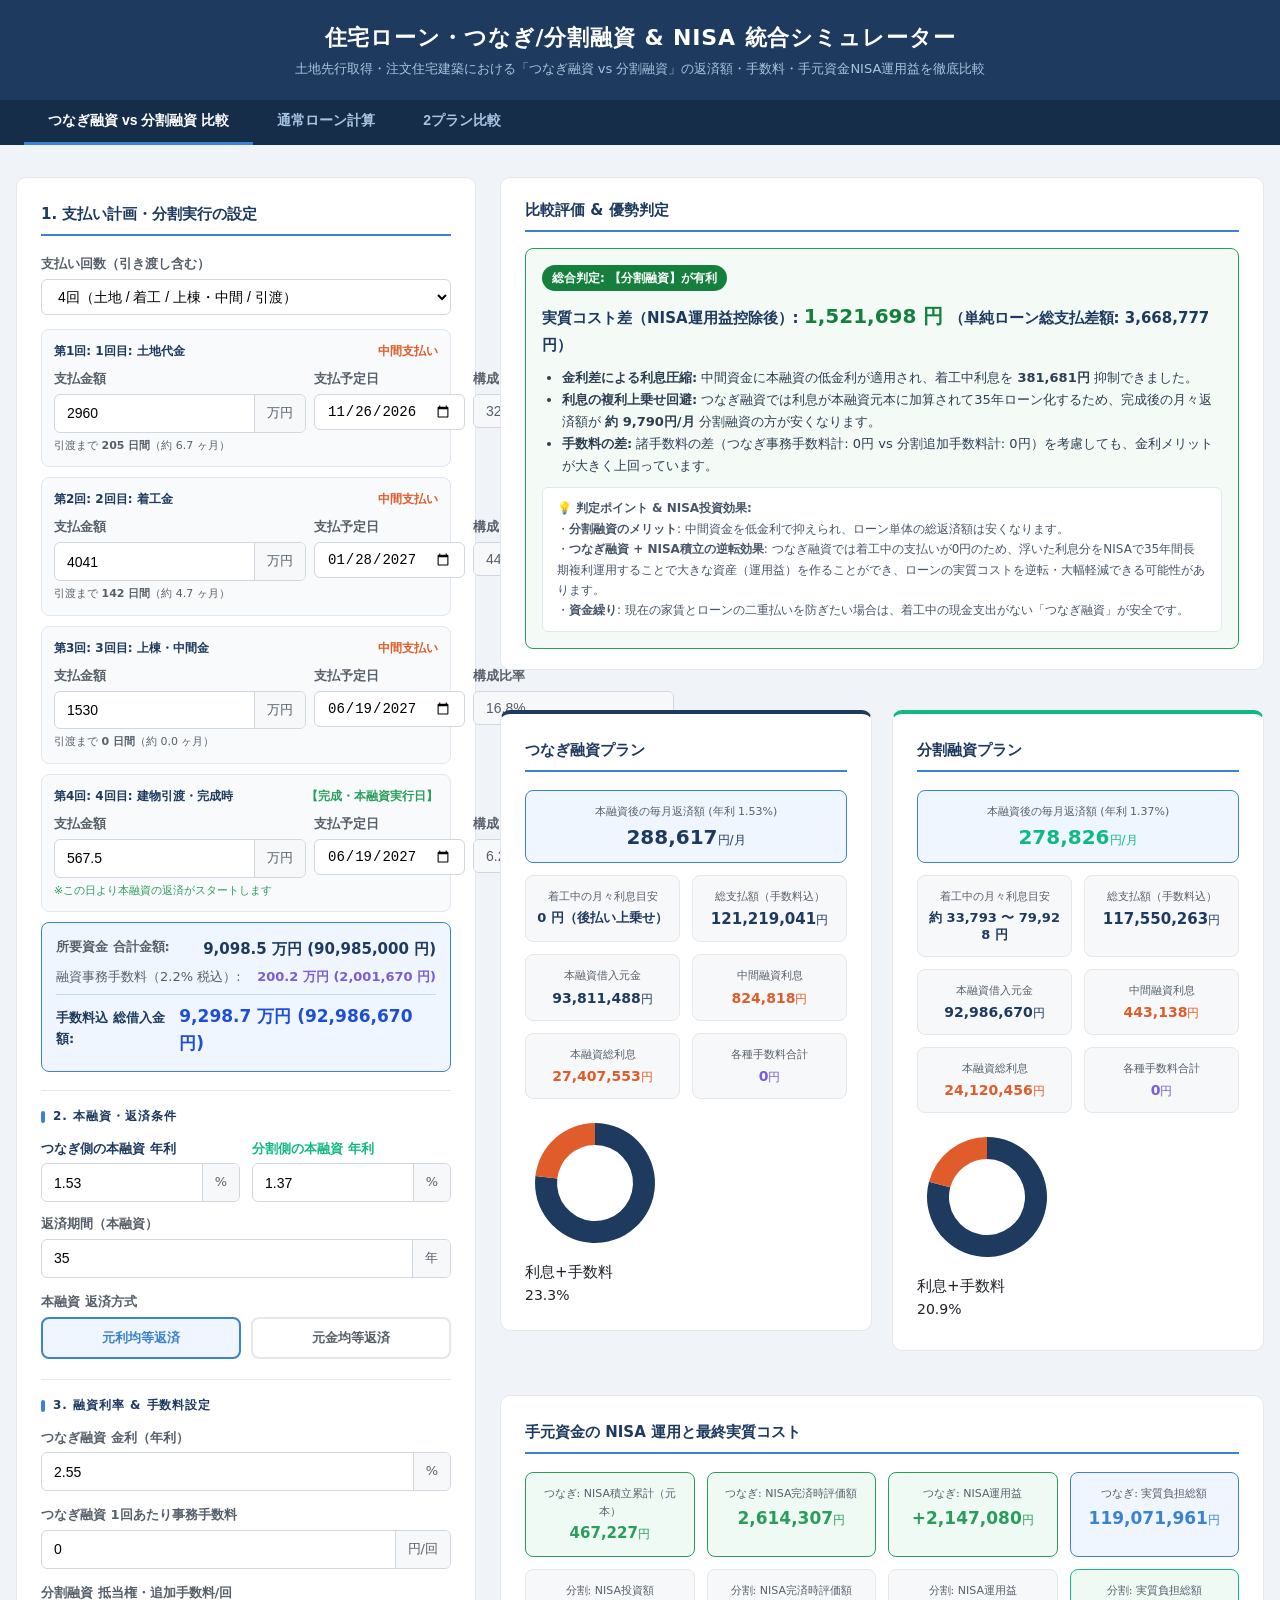
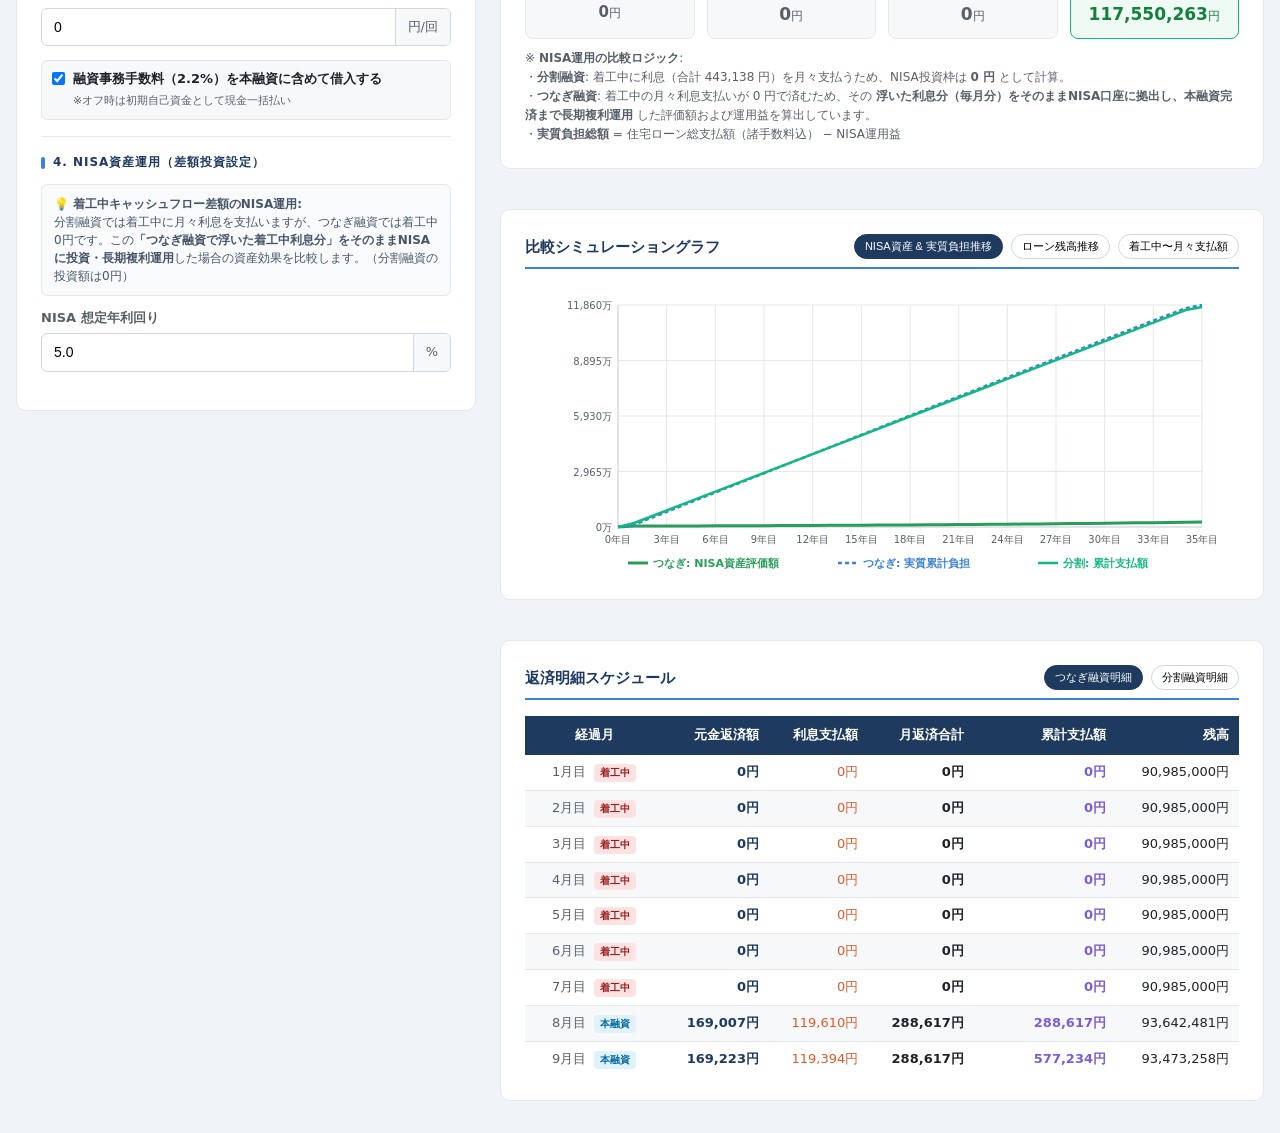
<file: index.html>
<!DOCTYPE html>
<html lang="ja">
<head>
  <meta charset="UTF-8" />
  <meta name="viewport" content="width=device-width, initial-scale=1.0" />
  <title>住宅ローン・つなぎ/分割融資 & NISA 統合シミュレーター</title>
  <!-- 外部CSS -->
  <link rel="stylesheet" href="css/style.css" />
</head>
<body>

<header>
  <h1>住宅ローン・つなぎ/分割融資 & NISA 統合シミュレーター</h1>
  <p>土地先行取得・注文住宅建築における「つなぎ融資 vs 分割融資」の返済額・手数料・手元資金NISA運用益を徹底比較</p>
</header>

<div class="tab-bar">
  <button class="tab-btn active" data-tab="bridge-compare">つなぎ融資 vs 分割融資 比較</button>
  <button class="tab-btn" data-tab="single">通常ローン計算</button>
  <button class="tab-btn" data-tab="compare">2プラン比較</button>
</div>

<!-- ====================================================================== -->
<!-- 1. つなぎ融資 vs 分割融資 比較タブ -->
<!-- ====================================================================== -->
<div id="view-bridge-compare">
  <div class="bridge-compare-outer">
    <div class="bridge-layout">

      <!-- 左側: 入力条件 -->
      <div class="card">
        <h2>1. 支払い計画・分割実行の設定</h2>

        <div class="form-group">
          <label>支払い回数（引き渡し含む）</label>
          <div class="input-wrap">
            <select id="br-stages-count">
              <option value="1">1回（完成時一括支払い）</option>
              <option value="2">2回（土地代 / 建物引渡）</option>
              <option value="3">3回（土地代 / 着工金 / 建物引渡）</option>
              <option value="4" selected>4回（土地 / 着工 / 上棟・中間 / 引渡）</option>
              <option value="5">5回（5分割支払い）</option>
            </select>
          </div>
        </div>

        <div id="stage-inputs-container">
          <!-- JSで動的生成 -->
        </div>

        <!-- 支払い合計 & 手数料込み総借入額ボックス -->
        <div id="stage-total-summary-box" style="background:#eff6ff;border:1.5px solid #3b82d4;border-radius:8px;padding:14px;margin-bottom:18px;font-size:13px;">
          <div style="display:flex;justify-content:space-between;margin-bottom:6px;">
            <span style="color:#57606a;font-weight:600;">所要資金 合計金額:</span>
            <span id="stg-sum-principal" style="font-weight:700;font-size:15px;color:#1e3a5f;">0 万円</span>
          </div>
          <div style="display:flex;justify-content:space-between;margin-bottom:6px;">
            <span style="color:#57606a;">融資事務手数料（2.2% 税込）:</span>
            <span id="stg-sum-fee" style="font-weight:700;color:#7c5cd8;">0 万円</span>
          </div>
          <div style="display:flex;justify-content:space-between;border-top:1px solid #bfdbfe;padding-top:8px;margin-top:6px;align-items:baseline;">
            <span style="font-weight:700;color:#1e3a5f;">手数料込 総借入金額:</span>
            <span id="stg-sum-total-with-fee" style="font-weight:700;font-size:17px;color:#1d4ed8;">0 万円</span>
          </div>
        </div>

        <div class="section-divider">2. 本融資・返済条件</div>

        <div style="display:grid;grid-template-columns:1fr 1fr;gap:12px;margin-bottom:12px;">
          <div class="form-group" style="margin-bottom:0">
            <label style="color:#1e3a5f;">つなぎ側の本融資 年利</label>
            <div class="input-wrap">
              <input type="number" id="br-main-rate-tsunagi" value="1.53" min="0.01" max="15" step="0.01" />
              <span class="input-unit">%</span>
            </div>
          </div>
          <div class="form-group" style="margin-bottom:0">
            <label style="color:#10b981;">分割側の本融資 年利</label>
            <div class="input-wrap">
              <input type="number" id="br-main-rate-bunkatsu" value="1.37" min="0.01" max="15" step="0.01" />
              <span class="input-unit">%</span>
            </div>
          </div>
        </div>

        <div class="form-group">
          <label>返済期間（本融資）</label>
          <div class="input-wrap">
            <input type="number" id="br-years" value="35" min="1" max="50" step="1" />
            <span class="input-unit">年</span>
          </div>
        </div>

        <div class="form-group">
          <label>本融資 返済方式</label>
          <div class="repay-type" id="repay-type-bridge">
            <label id="lbl-br-ei" class="active">
              <input type="radio" name="repay-bridge" value="equal_installment" checked />
              <span>元利均等返済</span>
            </label>
            <label id="lbl-br-ep">
              <input type="radio" name="repay-bridge" value="equal_principal" />
              <span>元金均等返済</span>
            </label>
          </div>
        </div>

        <div class="section-divider">3. 融資利率 & 手数料設定</div>

        <div class="form-group">
          <label>つなぎ融資 金利（年利）</label>
          <div class="input-wrap">
            <input type="number" id="br-tsunagi-rate" value="2.55" min="0.01" max="15" step="0.05" />
            <span class="input-unit">%</span>
          </div>
        </div>

        <div class="form-group">
          <label>つなぎ融資 1回あたり事務手数料</label>
          <div class="input-wrap">
            <input type="number" id="br-tsunagi-fee-per" value="0" min="0" step="5000" />
            <span class="input-unit">円/回</span>
          </div>
        </div>

        <div class="form-group">
          <label>分割融資 抵当権・追加手数料/回</label>
          <div class="input-wrap">
            <input type="number" id="br-bunkatsu-fee-per" value="0" min="0" step="5000" />
            <span class="input-unit">円/回</span>
          </div>
        </div>

        <div class="checkbox-wrap">
          <input type="checkbox" id="br-include-fee-in-loan" checked />
          <label for="br-include-fee-in-loan">
            <strong>融資事務手数料（2.2%）を本融資に含めて借入する</strong><br>
            <span style="font-size:11px;color:#57606a">※オフ時は初期自己資金として現金一括払い</span>
          </label>
        </div>

        <div class="section-divider">4. NISA資産運用（差額投資設定）</div>

        <div style="background:#f8fafc;border:1px solid #e2e8f0;border-radius:6px;padding:10px 12px;font-size:12px;color:#475569;margin-bottom:12px;line-height:1.5;">
          💡 <strong>着工中キャッシュフロー差額のNISA運用:</strong><br>
          分割融資では着工中に月々利息を支払いますが、つなぎ融資では着工中0円です。この<strong>「つなぎ融資で浮いた着工中利息分」をそのままNISAに投資・長期複利運用</strong>した場合の資産効果を比較します。（分割融資の投資額は0円）
        </div>

        <div class="form-group">
          <label>NISA 想定年利回り</label>
          <div class="input-wrap">
            <input type="number" id="br-nisa-rate" value="5.0" min="0" max="30" step="0.1" />
            <span class="input-unit">%</span>
          </div>
        </div>

      </div>

      <!-- 右側: 比較結果・評価・スケジュール -->
      <div class="right-panel">

        <!-- 評価コメント（最上部で一目でわかる） -->
        <div class="card" style="padding:20px 24px;">
          <h2 style="margin-bottom:12px">比較評価 & 優勢判定</h2>
          <div id="br-verdict-content">
            <!-- JSで出力 -->
          </div>
        </div>

        <!-- 2プラン並列サマリー -->
        <div class="side-by-side-cards">

          <!-- つなぎ融資カード -->
          <div class="card plan-card-tsunagi">
            <h2>つなぎ融資プラン</h2>
            <div id="br-tsunagi-summary">
              <!-- JSで出力 -->
            </div>
          </div>

          <!-- 分割融資カード -->
          <div class="card plan-card-bunkatsu">
            <h2>分割融資プラン</h2>
            <div id="br-bunkatsu-summary">
              <!-- JSで出力 -->
            </div>
          </div>

        </div>

        <!-- NISA資産運用と実質収支比較 -->
        <div class="card">
          <h2>手元資金の NISA 運用と最終実質コスト</h2>
          <div id="br-nisa-summary">
            <!-- JSで出力 -->
          </div>
        </div>

        <!-- 返済・残高推移 & NISA資産比較グラフ -->
        <div class="card">
          <div style="display:flex;justify-content:space-between;align-items:center;border-bottom:2px solid #3b82d4;padding-bottom:8px;margin-bottom:16px;">
            <h2 style="border-bottom:none;margin-bottom:0;padding-bottom:0;">比較シミュレーショングラフ</h2>
            <div style="display:flex;gap:8px;">
              <button id="btn-chart-nisa" class="year-tab active">NISA資産 & 実質負担推移</button>
              <button id="btn-chart-balance" class="year-tab">ローン残高推移</button>
              <button id="btn-chart-monthly" class="year-tab">着工中〜月々支払額</button>
            </div>
          </div>
          <div id="br-chart-content"></div>
        </div>

        <!-- 詳細スケジュールテーブル -->
        <div class="card">
          <div style="display:flex;justify-content:space-between;align-items:center;border-bottom:2px solid #3b82d4;padding-bottom:8px;margin-bottom:16px;">
            <h2 style="border-bottom:none;margin-bottom:0;padding-bottom:0;">返済明細スケジュール</h2>
            <div style="display:flex;gap:8px;">
              <button id="btn-table-tsunagi" class="year-tab active">つなぎ融資明細</button>
              <button id="btn-table-bunkatsu" class="year-tab">分割融資明細</button>
            </div>
          </div>
          <div id="br-schedule-table-content"></div>
        </div>

      </div>

    </div>
  </div>
</div>

<!-- ====================================================================== -->
<!-- 2. 通常ローン シミュレーション (Single) -->
<!-- ====================================================================== -->
<div id="view-single" style="display:none">
<div class="container">
  <!-- 左: 入力フォーム -->
  <div class="card" id="form-card">
    <h2>借入条件の入力</h2>

    <div class="form-group">
      <label>借入金額</label>
      <div class="input-wrap">
        <input type="number" id="principal" value="3000" min="1" step="10" />
        <span class="input-unit">万円</span>
      </div>
    </div>

    <div class="form-group">
      <label>年利（固定金利）</label>
      <div class="input-wrap">
        <input type="number" id="rate" value="1.5" min="0.01" max="20" step="0.01" />
        <span class="input-unit">%</span>
      </div>
    </div>

    <div class="form-group">
      <label>返済期間</label>
      <div class="input-wrap">
        <input type="number" id="years" value="35" min="1" max="50" step="1" />
        <span class="input-unit">年</span>
      </div>
    </div>

    <div class="form-group">
      <label>返済方式</label>
      <div class="repay-type" id="repay-type">
        <label id="lbl-equal-installment" class="active">
          <input type="radio" name="repay" value="equal_installment" checked />
          <span>元利均等返済</span>
        </label>
        <label id="lbl-equal-principal">
          <input type="radio" name="repay" value="equal_principal" />
          <span>元金均等返済</span>
        </label>
      </div>
    </div>

    <div class="section-divider">NISA口座の設定</div>

    <div class="form-group">
      <label>現在のNISA残高</label>
      <div class="input-wrap">
        <input type="number" id="nisa-balance" value="0" min="0" step="10" />
        <span class="input-unit">万円</span>
      </div>
    </div>

    <div class="form-group">
      <label>毎月積立額</label>
      <div class="input-wrap">
        <input type="number" id="nisa-monthly" value="30000" min="0" step="1000" />
        <span class="input-unit">円/月</span>
      </div>
    </div>

    <div class="form-group">
      <label>想定年利回り</label>
      <div class="input-wrap">
        <input type="number" id="nisa-rate" value="5.0" min="0" max="30" step="0.1" />
        <span class="input-unit">%</span>
      </div>
    </div>

  </div>

  <!-- 右: 結果パネル -->
  <div class="right-panel" id="result-panel">
    <div class="card" id="summary-card">
      <h2>返済サマリー</h2>
      <div id="summary-content"></div>
    </div>

    <div class="card" id="schedule-card">
      <h2>返済スケジュール</h2>
      <div id="schedule-content"></div>
    </div>
  </div>
</div>
</div><!-- /#view-single -->

<!-- ====================================================================== -->
<!-- 3. 通常 2プラン比較タブ (Compare) -->
<!-- ====================================================================== -->
<div id="view-compare" style="display:none">
  <div class="compare-outer">

    <div class="compare-inputs">
      <!-- ケースA -->
      <div class="card compare-card-a">
        <div class="compare-col-label label-a">ケース A</div>
        <div class="form-group">
          <label>借入金額</label>
          <div class="input-wrap">
            <input type="number" id="principal-a" value="3000" min="1" step="10" />
            <span class="input-unit">万円</span>
          </div>
        </div>
        <div class="form-group">
          <label>年利（固定金利）</label>
          <div class="input-wrap">
            <input type="number" id="rate-a" value="1.5" min="0.01" max="20" step="0.01" />
            <span class="input-unit">%</span>
          </div>
        </div>
        <div class="form-group">
          <label>返済期間</label>
          <div class="input-wrap">
            <input type="number" id="years-a" value="35" min="1" max="50" step="1" />
            <span class="input-unit">年</span>
          </div>
        </div>
        <div class="form-group">
          <label>返済方式</label>
          <div class="repay-type" id="repay-type-a">
            <label id="lbl-a-ei" class="active">
              <input type="radio" name="repay-a" value="equal_installment" checked />
              <span>元利均等返済</span>
            </label>
            <label id="lbl-a-ep">
              <input type="radio" name="repay-a" value="equal_principal" />
              <span>元金均等返済</span>
            </label>
          </div>
        </div>

        <div class="section-divider">NISA口座の設定</div>
        <div class="form-group">
          <label>現在のNISA残高</label>
          <div class="input-wrap">
            <input type="number" id="nisa-balance-a" value="0" min="0" step="10" />
            <span class="input-unit">万円</span>
          </div>
        </div>
        <div class="form-group">
          <label>毎月積立額</label>
          <div class="input-wrap">
            <input type="number" id="nisa-monthly-a" value="30000" min="0" step="1000" />
            <span class="input-unit">円/月</span>
          </div>
        </div>
        <div class="form-group">
          <label>想定年利回り</label>
          <div class="input-wrap">
            <input type="number" id="nisa-rate-a" value="5.0" min="0" max="30" step="0.1" />
            <span class="input-unit">%</span>
          </div>
        </div>
      </div>

      <!-- ケースB -->
      <div class="card compare-card-b">
        <div class="compare-col-label label-b">ケース B</div>
        <div class="form-group">
          <label>借入金額</label>
          <div class="input-wrap">
            <input type="number" id="principal-b" value="3000" min="1" step="10" />
            <span class="input-unit">万円</span>
          </div>
        </div>
        <div class="form-group">
          <label>年利（固定金利）</label>
          <div class="input-wrap">
            <input type="number" id="rate-b" value="2.0" min="0.01" max="20" step="0.01" />
            <span class="input-unit">%</span>
          </div>
        </div>
        <div class="form-group">
          <label>返済期間</label>
          <div class="input-wrap">
            <input type="number" id="years-b" value="35" min="1" max="50" step="1" />
            <span class="input-unit">年</span>
          </div>
        </div>
        <div class="form-group">
          <label>返済方式</label>
          <div class="repay-type" id="repay-type-b">
            <label id="lbl-b-ei" class="active">
              <input type="radio" name="repay-b" value="equal_installment" checked />
              <span>元利均等返済</span>
            </label>
            <label id="lbl-b-ep">
              <input type="radio" name="repay-b" value="equal_principal" />
              <span>元金均等返済</span>
            </label>
          </div>
        </div>

        <div class="section-divider">NISA口座の設定</div>
        <div class="form-group">
          <label>現在のNISA残高</label>
          <div class="input-wrap">
            <input type="number" id="nisa-balance-b" value="0" min="0" step="10" />
            <span class="input-unit">万円</span>
          </div>
        </div>
        <div class="form-group">
          <label>毎月積立額</label>
          <div class="input-wrap">
            <input type="number" id="nisa-monthly-b" value="30000" min="0" step="1000" />
            <span class="input-unit">円/月</span>
          </div>
        </div>
        <div class="form-group">
          <label>想定年利回り</label>
          <div class="input-wrap">
            <input type="number" id="nisa-rate-b" value="5.0" min="0" max="30" step="0.1" />
            <span class="input-unit">%</span>
          </div>
        </div>
      </div>
    </div>

    <!-- サマリー 2列 -->
    <div class="compare-summaries">
      <div class="card compare-card-a" id="summary-card-a">
        <h2>ケース A — 返済サマリー</h2>
        <div id="summary-a"></div>
      </div>
      <div class="card compare-card-b" id="summary-card-b">
        <h2>ケース B — 返済サマリー</h2>
        <div id="summary-b"></div>
      </div>
    </div>

    <!-- グラフエリア -->
    <div id="compare-charts">
      <div class="card" style="margin-bottom:24px">
        <h2>残高推移の比較</h2>
        <div id="line-chart-wrap"></div>
      </div>
    </div>

  </div>
</div>

<!-- ====================================================================== -->
<!-- 外部 JavaScript モジュール読み込み (file:// & Web 両対応) -->
<!-- ====================================================================== -->
<script src="js/calculator.js"></script>
<script src="js/charts.js"></script>
<script src="js/bridge-compare.js"></script>
<script src="js/loan-compare.js"></script>
<script src="js/app.js"></script>
</body>
</html>
</file>
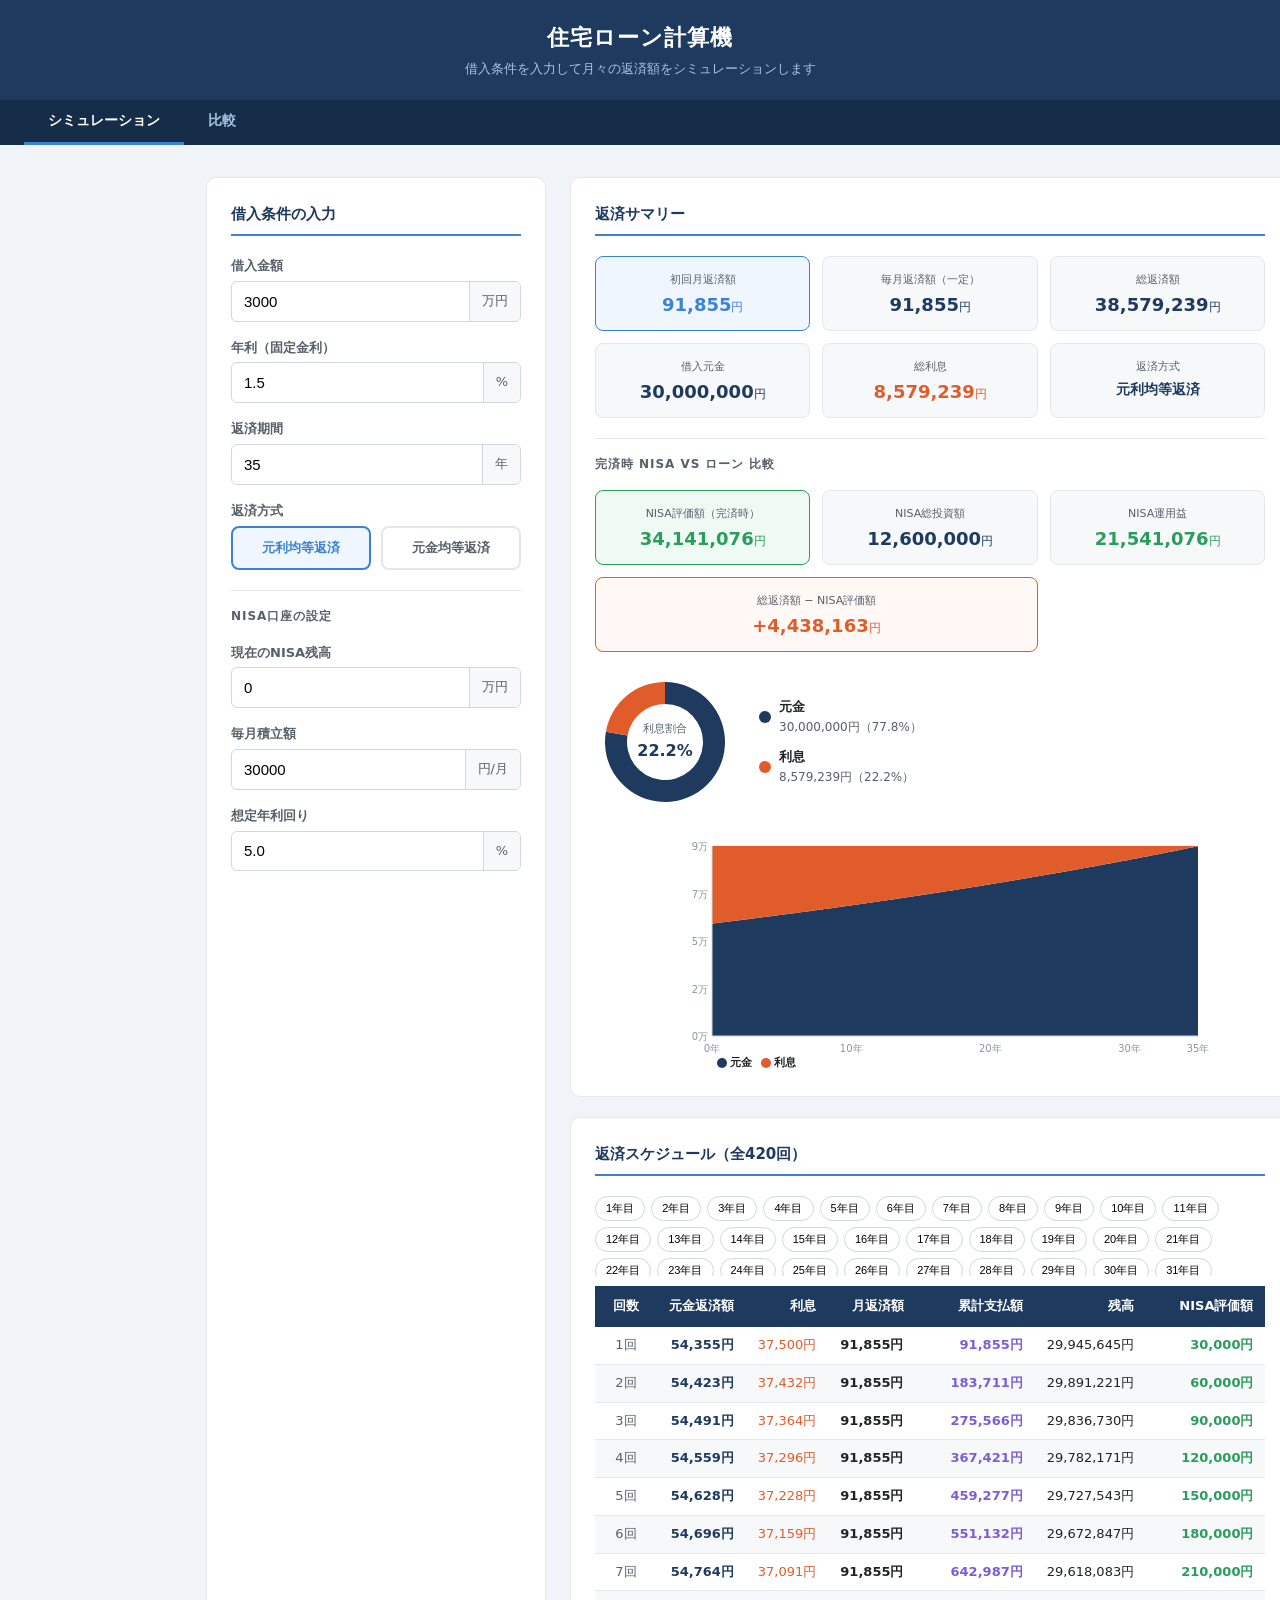
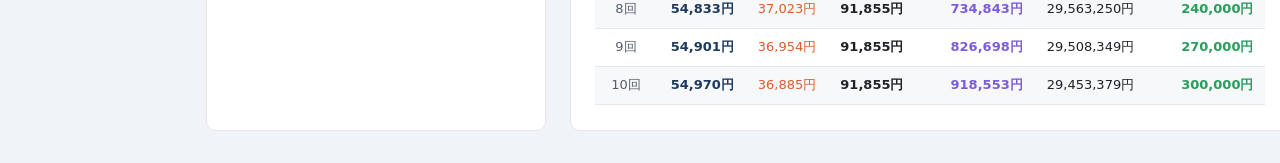
<file: mortgage-calculator/index.html>
<!DOCTYPE html>
<html lang="ja">
<head>
  <meta charset="UTF-8" />
  <meta name="viewport" content="width=device-width, initial-scale=1.0" />
  <title>住宅ローン計算機</title>
  <style>
    *, *::before, *::after { box-sizing: border-box; margin: 0; padding: 0; }

    body {
      font-family: -apple-system, "Segoe UI", system-ui, sans-serif;
      font-size: 15px;
      line-height: 1.6;
      background: #f0f4f8;
      color: #1f2328;
      min-height: 100vh;
    }

    header {
      background: #1e3a5f;
      color: #fff;
      padding: 20px 24px;
      text-align: center;
    }
    header h1 { font-size: 22px; font-weight: 700; letter-spacing: 0.04em; }
    header p  { font-size: 13px; color: #a8c4e0; margin-top: 4px; }

    .container {
      max-width: 900px;
      margin: 32px auto;
      padding: 0 16px;
      display: grid;
      grid-template-columns: 340px 1fr;
      gap: 24px;
    }
    @media (max-width: 700px) {
      .container { grid-template-columns: 1fr; }
    }

    /* ---- Card ---- */
    .card {
      background: #fff;
      border: 1px solid #e5e7eb;
      border-radius: 10px;
      padding: 24px;
    }
    .card h2 {
      font-size: 15px;
      font-weight: 700;
      margin-bottom: 20px;
      color: #1e3a5f;
      border-bottom: 2px solid #3b82d4;
      padding-bottom: 8px;
    }

    /* ---- Form ---- */
    .form-group { margin-bottom: 16px; }
    label {
      display: block;
      font-size: 13px;
      color: #57606a;
      margin-bottom: 4px;
      font-weight: 600;
    }
    .input-wrap {
      display: flex;
      align-items: center;
      border: 1px solid #d0d7de;
      border-radius: 6px;
      overflow: hidden;
      transition: border-color .2s;
    }
    .input-wrap:focus-within { border-color: #3b82d4; box-shadow: 0 0 0 3px rgba(59,130,212,.15); }
    .input-wrap input {
      flex: 1;
      border: none;
      outline: none;
      padding: 9px 12px;
      font-size: 15px;
      background: transparent;
      min-width: 0;
    }
    .input-unit {
      padding: 9px 12px;
      background: #f7f8fa;
      color: #57606a;
      font-size: 13px;
      white-space: nowrap;
      border-left: 1px solid #d0d7de;
    }

    .repay-type {
      display: grid;
      grid-template-columns: 1fr 1fr;
      gap: 10px;
    }
    .repay-type label {
      cursor: pointer;
      border: 2px solid #e5e7eb;
      border-radius: 8px;
      padding: 10px;
      text-align: center;
      font-size: 13px;
      font-weight: 600;
      color: #57606a;
      transition: border-color .2s, color .2s, background .2s;
    }
    .repay-type input[type="radio"] { display: none; }
    .repay-type input[type="radio"]:checked + span {
      /* applied via JS on label */
    }
    .repay-type label.active {
      border-color: #3b82d4;
      color: #3b82d4;
      background: #eff6ff;
    }

    .section-divider {
      font-size: 12px;
      font-weight: 700;
      color: #57606a;
      text-transform: uppercase;
      letter-spacing: 0.08em;
      border-top: 1px solid #e5e7eb;
      padding-top: 16px;
      margin: 8px 0 16px;
    }


    /* ---- Right Panel ---- */
    .right-panel { display: flex; flex-direction: column; gap: 20px; }

    /* ---- Summary ---- */
    .summary-grid {
      display: grid;
      grid-template-columns: repeat(3, 1fr);
      gap: 12px;
      margin-bottom: 4px;
    }
    @media (max-width: 500px) { .summary-grid { grid-template-columns: 1fr 1fr; } }
    .summary-item {
      background: #f7f8fa;
      border: 1px solid #e5e7eb;
      border-radius: 8px;
      padding: 14px 12px;
      text-align: center;
      min-width: 0;
    }
    .summary-item .s-label { font-size: 11px; color: #57606a; }
    .summary-item .s-val {
      font-size: 18px;
      font-weight: 700;
      color: #1e3a5f;
      line-height: 1.3;
      margin-top: 4px;
      word-break: break-all;
    }
    @media (max-width: 400px) {
      .summary-grid { grid-template-columns: 1fr 1fr; }
      .summary-item .s-val { font-size: 15px; }
    }
    .summary-item .s-val span { font-size: 12px; font-weight: 500; }
    .summary-item.highlight { background: #eff6ff; border-color: #3b82d4; }
    .summary-item.highlight .s-val { color: #3b82d4; }

    /* ---- Donut Chart ---- */
    .chart-row {
      display: flex;
      align-items: center;
      gap: 24px;
      flex-wrap: wrap;
    }
    @media (max-width: 400px) {
      .chart-row { justify-content: center; }
    }
    .donut-wrap { position: relative; flex-shrink: 0; }
    .donut-wrap svg { display: block; }
    .donut-center {
      position: absolute;
      top: 50%; left: 50%;
      transform: translate(-50%, -50%);
      text-align: center;
      pointer-events: none;
    }
    .donut-center .dc-label { font-size: 11px; color: #57606a; }
    .donut-center .dc-val { font-size: 16px; font-weight: 700; color: #1e3a5f; }
    .legend { display: flex; flex-direction: column; gap: 10px; }
    .legend-item { display: flex; align-items: center; gap: 8px; font-size: 13px; }
    .legend-dot { width: 12px; height: 12px; border-radius: 50%; flex-shrink: 0; }

    /* ---- Table ---- */
    .table-wrap { overflow-x: auto; }
    table {
      width: 100%;
      border-collapse: collapse;
      font-size: 13px;
    }
    thead tr { background: #1e3a5f; color: #fff; }
    thead th {
      padding: 10px 12px;
      text-align: right;
      font-weight: 600;
      white-space: nowrap;
    }
    thead th:first-child { text-align: center; }
    tbody tr:nth-child(even) { background: #f7f8fa; }
    tbody tr:hover { background: #eff6ff; }
    tbody td {
      padding: 8px 12px;
      text-align: right;
      border-bottom: 1px solid #e5e7eb;
      white-space: nowrap;
    }
    tbody td:first-child { text-align: center; color: #57606a; }
    .td-principal  { color: #1e3a5f; font-weight: 600; }
    .td-interest   { color: #e05c2a; }
    .td-total      { font-weight: 700; }
    .td-cumulative { color: #7c5cd8; font-weight: 600; }
    .td-nisa       { color: #2a9d5c; font-weight: 600; }

    .pagination {
      display: flex;
      align-items: center;
      justify-content: center;
      gap: 8px;
      margin-top: 12px;
      flex-wrap: wrap;
    }
    .pagination button {
      padding: 6px 14px;
      border: 1px solid #d0d7de;
      border-radius: 6px;
      background: #fff;
      cursor: pointer;
      font-size: 13px;
      transition: background .15s;
    }
    .pagination button:hover:not(:disabled) { background: #eff6ff; border-color: #3b82d4; }
    .pagination button:disabled { opacity: .4; cursor: default; }
    .pagination .page-info { font-size: 13px; color: #57606a; min-width: 80px; text-align: center; }

    .placeholder {
      text-align: center;
      padding: 40px 20px;
      color: #57606a;
      font-size: 14px;
    }
    .placeholder svg { display: block; margin: 0 auto 12px; opacity: .25; }

    /* ---- Area chart tooltip ---- */
    .area-chart-wrap { position: relative; margin-top: 20px; overflow-x: auto; }
    .area-tooltip {
      position: absolute;
      background: #1e3a5f;
      color: #fff;
      font-size: 12px;
      line-height: 1.6;
      padding: 8px 12px;
      border-radius: 6px;
      pointer-events: none;
      white-space: nowrap;
      display: none;
      z-index: 10;
    }

    /* ---- Year selector ---- */
    .year-tabs {
      display: flex;
      gap: 6px;
      flex-wrap: wrap;
      margin-bottom: 10px;
      max-height: 80px;
      overflow-y: auto;
    }
    .year-tab {
      padding: 4px 10px;
      border: 1px solid #d0d7de;
      border-radius: 20px;
      background: #fff;
      font-size: 11px;
      cursor: pointer;
      transition: all .15s;
      white-space: nowrap;
    }
    .year-tab.active {
      background: #1e3a5f;
      border-color: #1e3a5f;
      color: #fff;
    }
    /* ---- Compare View ---- */
    .compare-outer {
      max-width: 1100px;
      margin: 32px auto;
      padding: 0 16px;
    }
    .compare-inputs {
      display: grid;
      grid-template-columns: 1fr 1fr;
      gap: 24px;
      margin-bottom: 24px;
    }
    @media (max-width: 700px) {
      .compare-inputs { grid-template-columns: 1fr; }
    }
    .compare-col-label {
      font-size: 13px;
      font-weight: 700;
      text-transform: uppercase;
      letter-spacing: 0.06em;
      margin-bottom: 12px;
      padding: 6px 12px;
      border-radius: 6px;
      color: #fff;
    }
    .compare-col-label.label-a { background: #1e3a5f; }
    .compare-col-label.label-b { background: #a05a00; }
    .compare-summaries {
      display: grid;
      grid-template-columns: 1fr 1fr;
      gap: 24px;
      margin-bottom: 24px;
    }
    @media (max-width: 700px) {
      .compare-summaries { grid-template-columns: 1fr; }
    }
    .compare-card-a { border-top: 3px solid #1e3a5f !important; }
    .compare-card-b { border-top: 3px solid #c07020 !important; }

    /* ---- Tab Bar ---- */
    .tab-bar {
      background: #162d4a;
      display: flex;
      gap: 0;
      padding: 0 24px;
    }
    .tab-btn {
      padding: 12px 24px;
      background: transparent;
      border: none;
      color: #a8c4e0;
      font-size: 14px;
      font-weight: 600;
      cursor: pointer;
      border-bottom: 3px solid transparent;
      transition: color .2s, border-color .2s;
    }
    .tab-btn:hover { color: #fff; }
    .tab-btn.active {
      color: #fff;
      border-bottom-color: #3b82d4;
    }
  </style>
</head>
<body>

<header>
  <h1>住宅ローン計算機</h1>
  <p>借入条件を入力して月々の返済額をシミュレーションします</p>
</header>

<div class="tab-bar">
  <button class="tab-btn active" data-tab="single">シミュレーション</button>
  <button class="tab-btn" data-tab="compare">比較</button>
</div>

<div id="view-single">
<div class="container">
  <!-- ===== 左: 入力フォーム ===== -->
  <div class="card" id="form-card">
    <h2>借入条件の入力</h2>

    <div class="form-group">
      <label>借入金額</label>
      <div class="input-wrap">
        <input type="number" id="principal" value="3000" min="1" step="10" />
        <span class="input-unit">万円</span>
      </div>
    </div>

    <div class="form-group">
      <label>年利（固定金利）</label>
      <div class="input-wrap">
        <input type="number" id="rate" value="1.5" min="0.01" max="20" step="0.01" />
        <span class="input-unit">%</span>
      </div>
    </div>

    <div class="form-group">
      <label>返済期間</label>
      <div class="input-wrap">
        <input type="number" id="years" value="35" min="1" max="50" step="1" />
        <span class="input-unit">年</span>
      </div>
    </div>

    <div class="form-group">
      <label>返済方式</label>
      <div class="repay-type" id="repay-type">
        <label id="lbl-equal-installment">
          <input type="radio" name="repay" value="equal_installment" checked />
          <span>元利均等返済</span>
        </label>
        <label id="lbl-equal-principal">
          <input type="radio" name="repay" value="equal_principal" />
          <span>元金均等返済</span>
        </label>
      </div>
    </div>

    <div class="section-divider">NISA口座の設定</div>

    <div class="form-group">
      <label>現在のNISA残高</label>
      <div class="input-wrap">
        <input type="number" id="nisa-balance" value="0" min="0" step="10" />
        <span class="input-unit">万円</span>
      </div>
    </div>

    <div class="form-group">
      <label>毎月積立額</label>
      <div class="input-wrap">
        <input type="number" id="nisa-monthly" value="30000" min="0" step="1" />
        <span class="input-unit">円/月</span>
      </div>
    </div>

    <div class="form-group">
      <label>想定年利回り</label>
      <div class="input-wrap">
        <input type="number" id="nisa-rate" value="5.0" min="0" max="30" step="0.1" />
        <span class="input-unit">%</span>
      </div>
    </div>

  </div>

  <!-- ===== 右: 結果パネル ===== -->
  <div class="right-panel" id="result-panel">
    <div class="card" id="summary-card">
      <h2>返済サマリー</h2>
      <div id="summary-content">
        <div class="placeholder">
          <svg width="48" height="48" viewBox="0 0 24 24" fill="none" stroke="currentColor" stroke-width="1.5">
            <circle cx="12" cy="12" r="10"/><line x1="12" y1="8" x2="12" y2="12"/><line x1="12" y1="16" x2="12.01" y2="16"/>
          </svg>
          条件を入力して「計算する」を押してください
        </div>
      </div>
    </div>

    <div class="card" id="schedule-card">
      <h2>返済スケジュール</h2>
      <div id="schedule-content">
        <div class="placeholder">計算結果がここに表示されます</div>
      </div>
    </div>
  </div>
</div>
</div><!-- /#view-single -->

<div id="view-compare" style="display:none">
  <div class="compare-outer">

    <!-- 上段: 入力欄 2列 -->
    <div class="compare-inputs">

      <!-- ケースA -->
      <div class="card compare-card-a">
        <div class="compare-col-label label-a">ケース A</div>
        <div class="form-group">
          <label>借入金額</label>
          <div class="input-wrap">
            <input type="number" id="principal-a" value="3000" min="1" step="10" />
            <span class="input-unit">万円</span>
          </div>
        </div>
        <div class="form-group">
          <label>年利（固定金利）</label>
          <div class="input-wrap">
            <input type="number" id="rate-a" value="1.5" min="0.01" max="20" step="0.01" />
            <span class="input-unit">%</span>
          </div>
        </div>
        <div class="form-group">
          <label>返済期間</label>
          <div class="input-wrap">
            <input type="number" id="years-a" value="35" min="1" max="50" step="1" />
            <span class="input-unit">年</span>
          </div>
        </div>
        <div class="form-group">
          <label>返済方式</label>
          <div class="repay-type" id="repay-type-a">
            <label id="lbl-a-ei">
              <input type="radio" name="repay-a" value="equal_installment" checked />
              <span>元利均等返済</span>
            </label>
            <label id="lbl-a-ep">
              <input type="radio" name="repay-a" value="equal_principal" />
              <span>元金均等返済</span>
            </label>
          </div>
        </div>

        <div class="section-divider">NISA口座の設定</div>

        <div class="form-group">
          <label>現在のNISA残高</label>
          <div class="input-wrap">
            <input type="number" id="nisa-balance-a" value="0" min="0" step="10" />
            <span class="input-unit">万円</span>
          </div>
        </div>
        <div class="form-group">
          <label>毎月積立額</label>
          <div class="input-wrap">
            <input type="number" id="nisa-monthly-a" value="30000" min="0" step="1" />
            <span class="input-unit">円/月</span>
          </div>
        </div>
        <div class="form-group">
          <label>想定年利回り</label>
          <div class="input-wrap">
            <input type="number" id="nisa-rate-a" value="5.0" min="0" max="30" step="0.1" />
            <span class="input-unit">%</span>
          </div>
        </div>
      </div>

      <!-- ケースB -->
      <div class="card compare-card-b">
        <div class="compare-col-label label-b">ケース B</div>
        <div class="form-group">
          <label>借入金額</label>
          <div class="input-wrap">
            <input type="number" id="principal-b" value="3000" min="1" step="10" />
            <span class="input-unit">万円</span>
          </div>
        </div>
        <div class="form-group">
          <label>年利（固定金利）</label>
          <div class="input-wrap">
            <input type="number" id="rate-b" value="2.0" min="0.01" max="20" step="0.01" />
            <span class="input-unit">%</span>
          </div>
        </div>
        <div class="form-group">
          <label>返済期間</label>
          <div class="input-wrap">
            <input type="number" id="years-b" value="35" min="1" max="50" step="1" />
            <span class="input-unit">年</span>
          </div>
        </div>
        <div class="form-group">
          <label>返済方式</label>
          <div class="repay-type" id="repay-type-b">
            <label id="lbl-b-ei">
              <input type="radio" name="repay-b" value="equal_installment" checked />
              <span>元利均等返済</span>
            </label>
            <label id="lbl-b-ep">
              <input type="radio" name="repay-b" value="equal_principal" />
              <span>元金均等返済</span>
            </label>
          </div>
        </div>

        <div class="section-divider">NISA口座の設定</div>

        <div class="form-group">
          <label>現在のNISA残高</label>
          <div class="input-wrap">
            <input type="number" id="nisa-balance-b" value="0" min="0" step="10" />
            <span class="input-unit">万円</span>
          </div>
        </div>
        <div class="form-group">
          <label>毎月積立額</label>
          <div class="input-wrap">
            <input type="number" id="nisa-monthly-b" value="30000" min="0" step="1" />
            <span class="input-unit">円/月</span>
          </div>
        </div>
        <div class="form-group">
          <label>想定年利回り</label>
          <div class="input-wrap">
            <input type="number" id="nisa-rate-b" value="5.0" min="0" max="30" step="0.1" />
            <span class="input-unit">%</span>
          </div>
        </div>
      </div>
    </div><!-- /.compare-inputs -->

    <!-- 中段: サマリー 2列 -->
    <div class="compare-summaries">
      <div class="card compare-card-a" id="summary-card-a">
        <h2>ケース A — 返済サマリー</h2>
        <div id="summary-a">
          <div class="placeholder">条件を入力して「比較する」を押してください</div>
        </div>
      </div>
      <div class="card compare-card-b" id="summary-card-b">
        <h2>ケース B — 返済サマリー</h2>
        <div id="summary-b">
          <div class="placeholder">条件を入力して「比較する」を押してください</div>
        </div>
      </div>
    </div><!-- /.compare-summaries -->

    <!-- 下段: グラフエリア -->
    <div id="compare-charts" style="display:none">
      <div class="card" style="margin-bottom:24px">
        <h2>残高推移の比較</h2>
        <div id="line-chart-wrap"></div>
      </div>
    </div>

  </div><!-- /.compare-outer -->
</div><!-- /#view-compare -->

<script>
  // ---- Radio ラベルの active 制御 ----
  // ---- タブ切り替え ----
  document.querySelectorAll('.tab-btn').forEach(btn => {
    btn.addEventListener('click', () => {
      document.querySelectorAll('.tab-btn').forEach(b => b.classList.remove('active'));
      btn.classList.add('active');
      const tab = btn.dataset.tab;
      document.getElementById('view-single').style.display  = tab === 'single'  ? '' : 'none';
      document.getElementById('view-compare').style.display = tab === 'compare' ? '' : 'none';
    });
  });

  // ---- Radio ラベルの active 制御 (汎用: selector指定版) ----
  function initRadioStyle(groupSelector) {
    document.querySelectorAll(groupSelector + ' input[type="radio"]').forEach(radio => {
      radio.addEventListener('change', () => updateRadioStyleFor(groupSelector));
    });
    updateRadioStyleFor(groupSelector);
  }
  function updateRadioStyleFor(groupSelector) {
    document.querySelectorAll(groupSelector + ' label').forEach(lbl => lbl.classList.remove('active'));
    const checked = document.querySelector(groupSelector + ' input[type="radio"]:checked');
    if (checked) checked.closest('label').classList.add('active');
  }
  // シミュレーション用
  initRadioStyle('#repay-type');
  // 比較用
  initRadioStyle('#repay-type-a');
  initRadioStyle('#repay-type-b');

  // ---- 数値フォーマット ----
  const fmt = n => Math.round(n).toLocaleString('ja-JP');

  // ---- 元利均等返済 (毎月均等) ----
  function calcEqualInstallment(P, annualRate, months) {
    const r = annualRate / 12 / 100;
    const schedule = [];
    if (r === 0) {
      const monthly = P / months;
      let balance = P;
      for (let m = 1; m <= months; m++) {
        balance -= monthly;
        schedule.push({ month: m, principal: monthly, interest: 0, total: monthly, balance: Math.max(0, balance) });
      }
      return schedule;
    }
    const monthly = P * r * Math.pow(1 + r, months) / (Math.pow(1 + r, months) - 1);
    let balance = P;
    for (let m = 1; m <= months; m++) {
      const interest  = balance * r;
      const principal = monthly - interest;
      balance -= principal;
      schedule.push({ month: m, principal, interest, total: monthly, balance: Math.max(0, balance) });
    }
    return schedule;
  }

  // ---- 元金均等返済 (毎月の元金は一定) ----
  function calcEqualPrincipal(P, annualRate, months) {
    const r = annualRate / 12 / 100;
    const principalPerMonth = P / months;
    const schedule = [];
    let balance = P;
    for (let m = 1; m <= months; m++) {
      const interest = balance * r;
      const total    = principalPerMonth + interest;
      balance -= principalPerMonth;
      schedule.push({ month: m, principal: principalPerMonth, interest, total, balance: Math.max(0, balance) });
    }
    return schedule;
  }

  // ---- NISA 月次複利計算 ----
  function calcNisa(balance, monthly, annualRate, months) {
    const r = annualRate / 100;
    const values = [];
    let val = balance;
    for (let m = 1; m <= months; m++) {
      val += monthly;
      if (m % 12 === 0) val *= (1 + r);
      values.push(val);
    }
    return values;
  }

  // ---- ドーナツ SVG ----
  function buildDonut(principal, interest) {
    const total = principal + interest;
    const pPct  = principal / total;
    const R = 60, r = 38, cx = 70, cy = 70, size = 140;
    function polarToXY(cx, cy, R, angleDeg) {
      const a = (angleDeg - 90) * Math.PI / 180;
      return [cx + R * Math.cos(a), cy + R * Math.sin(a)];
    }
    function slice(startDeg, sweepDeg, color) {
      if (sweepDeg >= 360) sweepDeg = 359.99;
      const [x1, y1] = polarToXY(cx, cy, R, startDeg);
      const [x2, y2] = polarToXY(cx, cy, R, startDeg + sweepDeg);
      const [ix1, iy1] = polarToXY(cx, cy, r, startDeg);
      const [ix2, iy2] = polarToXY(cx, cy, r, startDeg + sweepDeg);
      const large = sweepDeg > 180 ? 1 : 0;
      return `<path d="M${x1},${y1} A${R},${R} 0 ${large},1 ${x2},${y2} L${ix2},${iy2} A${r},${r} 0 ${large},0 ${ix1},${iy1} Z" fill="${color}" />`;
    }
    const pSweep = pPct * 360;
    const iSweep = 360 - pSweep;
    return `<svg width="${size}" height="${size}" viewBox="0 0 ${size} ${size}">
      ${slice(0,        pSweep, '#1e3a5f')}
      ${slice(pSweep,   iSweep, '#e05c2a')}
    </svg>`;
  }

  // ---- 積み上げ面グラフ（ホバーツールチップ付き） ----
  let _areaChartCounter = 0;
  function buildStackedBar(schedule) {
    const id  = 'ac' + (++_areaChartCounter);
    const W = 560, H = 240;
    const ML = 62, MR = 12, MT = 14, MB = 36;
    const PW = W - ML - MR, PH = H - MT - MB;
    const N  = schedule.length;

    // 各月の値→SVG座標
    const maxVal = Math.max(...schedule.map(r => r.principal + r.interest));
    const xOf = i => ML + (i / (N - 1)) * PW;
    const yOf = v => MT + PH - (v / maxVal) * PH;

    // 積み上げ面パス: 利息（上）＋元金（下）
    // 下エリア: 元金（0→principal）
    const pPts  = schedule.map((r, i) => `${xOf(i)},${yOf(r.principal)}`).join(' ');
    const basePts = `${xOf(0)},${MT+PH} ${xOf(N-1)},${MT+PH}`;
    const principalArea = `M${xOf(0)},${MT+PH} ${schedule.map((r,i)=>`L${xOf(i)},${yOf(r.principal)}`).join(' ')} L${xOf(N-1)},${MT+PH} Z`;

    // 上エリア: 元金+利息 → 元金 のポリゴン
    const topPts    = schedule.map((r, i) => `${xOf(i)},${yOf(r.principal + r.interest)}`).join(' ');
    const bottomPts = schedule.map((r, i) => `${xOf(N-1-i)},${yOf(schedule[N-1-i].principal)}`).join(' ');
    const interestArea = `M${xOf(0)},${yOf(schedule[0].principal + schedule[0].interest)} `
      + schedule.map((r,i)=>`L${xOf(i)},${yOf(r.principal+r.interest)}`).join(' ')
      + ' ' + schedule.slice().reverse().map((r,i)=>`L${xOf(N-1-i)},${yOf(r.principal)}`).join(' ') + ' Z';

    // Y軸目盛り
    const yTicks = 4;
    let yLines = '';
    for (let i = 0; i <= yTicks; i++) {
      const val = maxVal / yTicks * i;
      const y   = yOf(val);
      const lbl = Math.round(val / 10000).toLocaleString('ja-JP') + '万';
      yLines += `<line x1="${ML}" y1="${y}" x2="${ML+PW}" y2="${y}" stroke="#e5e7eb" stroke-width="1"/>`;
      yLines += `<text x="${ML-4}" y="${y+4}" text-anchor="end" font-size="10" fill="#8a96a3">${lbl}</text>`;
    }

    // X軸ラベル（年単位）
    const totalYears = Math.ceil(N / 12);
    const xStep = totalYears <= 20 ? 5 : 10;
    let xLabels = '';
    for (let y = 0; y <= totalYears; y += xStep) {
      const mi = Math.min(y * 12, N - 1);
      const x  = xOf(mi);
      xLabels += `<text x="${x}" y="${MT+PH+16}" text-anchor="middle" font-size="10" fill="#8a96a3">${y}年</text>`;
    }
    if (totalYears % xStep !== 0) {
      xLabels += `<text x="${xOf(N-1)}" y="${MT+PH+16}" text-anchor="middle" font-size="10" fill="#8a96a3">${totalYears}年</text>`;
    }

    // 凡例
    const legY = MT + PH + 30;
    const legend = `
      <circle cx="${ML+10}" cy="${legY-3}" r="5" fill="#1e3a5f"/>
      <text x="${ML+18}" y="${legY}" font-size="11" fill="#1f2328" font-weight="600">元金</text>
      <circle cx="${ML+54}" cy="${legY-3}" r="5" fill="#e05c2a"/>
      <text x="${ML+62}" y="${legY}" font-size="11" fill="#1f2328" font-weight="600">利息</text>
    `;

    // ホバー用の不可視オーバーレイ列（各月分）
    const colW = PW / N;
    let cols = '';
    schedule.forEach((r, i) => {
      cols += `<rect class="ac-col" data-i="${i}" x="${xOf(i) - colW/2}" y="${MT}" width="${colW}" height="${PH}" fill="transparent" stroke="none"/>`;
    });

    const svgHtml = `
      <svg id="${id}-svg" width="${W}" height="${H}" viewBox="0 0 ${W} ${H}" style="max-width:100%;display:block;margin:0 auto;cursor:crosshair">
        ${yLines}
        <defs>
          <clipPath id="${id}-clip"><rect x="${ML}" y="${MT}" width="${PW}" height="${PH}"/></clipPath>
        </defs>
        <g clip-path="url(#${id}-clip)">
          <path d="${principalArea}" fill="#1e3a5f"/>
          <path d="${interestArea}"  fill="#e05c2a"/>
        </g>
        <line x1="${ML}" y1="${MT}" x2="${ML}" y2="${MT+PH}" stroke="#d0d7de" stroke-width="1"/>
        <line x1="${ML}" y1="${MT+PH}" x2="${ML+PW}" y2="${MT+PH}" stroke="#d0d7de" stroke-width="1"/>
        ${xLabels}${legend}
        <line id="${id}-cursor" x1="0" y1="${MT}" x2="0" y2="${MT+PH}" stroke="#1e3a5f" stroke-width="1" stroke-dasharray="4,3" opacity="0" pointer-events="none"/>
        <g clip-path="url(#${id}-clip)">${cols}</g>
      </svg>
      <div id="${id}-tip" class="area-tooltip"></div>
    `;

    // JS初期化を次フレームで実行
    setTimeout(() => {
      const svg     = document.getElementById(id + '-svg');
      if (!svg) return;
      const cursor  = document.getElementById(id + '-cursor');
      const tip     = document.getElementById(id + '-tip');
      const wrap    = svg.parentElement;

      svg.querySelectorAll('.ac-col').forEach(col => {
        col.addEventListener('mouseenter', e => {
          const i   = parseInt(col.dataset.i);
          const row = schedule[i];
          const x   = parseFloat(col.getAttribute('x')) + parseFloat(col.getAttribute('width')) / 2;
          cursor.setAttribute('x1', x); cursor.setAttribute('x2', x);
          cursor.setAttribute('opacity', '1');

          const year  = Math.ceil(row.month / 12);
          tip.innerHTML =
            `<strong>${year}年目 / ${row.month}回目</strong><br>` +
            `元金: ${fmt(row.principal)} 円<br>` +
            `利息: ${fmt(row.interest)} 円<br>` +
            `返済額: ${fmt(row.total)} 円`;

          // SVG上の座標→wrap上のpx座標に変換
          const svgRect  = svg.getBoundingClientRect();
          const wrapRect = wrap.getBoundingClientRect();
          const svgW     = svg.viewBox.baseVal.width;
          const scaleX   = svgRect.width / svgW;
          const px       = (x * scaleX) + (svgRect.left - wrapRect.left);
          const tipW     = 170;
          const left     = Math.min(px + 10, wrapRect.width - tipW - 4);
          tip.style.left    = left + 'px';
          tip.style.top     = '4px';
          tip.style.display = 'block';
        });
        col.addEventListener('mouseleave', () => {
          cursor.setAttribute('opacity', '0');
          tip.style.display = 'none';
        });
      });
    }, 0);

    return `<div class="area-chart-wrap" id="${id}-wrap">${svgHtml}</div>`;
  }

  // ---- スケジュールテーブル（全月・年タブジャンプ付き） ----
  let currentSchedule = [];
  let currentHasNisa  = false;

  function renderTable(schedule) {
    const totalYears = Math.ceil(schedule.length / 12);

    // 年タブ
    let yearTabs = '<div class="year-tabs" id="year-tabs">';
    for (let y = 1; y <= totalYears; y++) {
      yearTabs += `<button class="year-tab" data-year="${y}">${y}年目</button>`;
    }
    yearTabs += '</div>';

    // 全月テーブル（行に id を付けてタブからジャンプ）
    let tableHtml = `
      <div class="table-wrap" id="schedule-table-wrap" style="max-height:420px;overflow-y:auto">
        <table>
          <thead>
            <tr>
              <th>回数</th>
              <th>元金返済額</th>
              <th>利息</th>
              <th>月返済額</th>
              <th>累計支払額</th>
              <th>残高</th>
              ${currentHasNisa ? '<th>NISA評価額</th>' : ''}
            </tr>
          </thead>
          <tbody>
    `;
    let cumulative = 0;
    schedule.forEach((row, idx) => {
      cumulative += row.total;
      const rowId = `srow-${row.month}`;
      const nisaCell = currentHasNisa
        ? `<td class="td-nisa">${row.nisaValue != null ? fmt(row.nisaValue) + '円' : '—'}</td>`
        : '';
      tableHtml += `<tr id="${rowId}">
        <td>${row.month}回</td>
        <td class="td-principal">${fmt(row.principal)}円</td>
        <td class="td-interest">${fmt(row.interest)}円</td>
        <td class="td-total">${fmt(row.total)}円</td>
        <td class="td-cumulative">${fmt(cumulative)}円</td>
        <td>${fmt(row.balance)}円</td>
        ${nisaCell}
      </tr>`;
    });
    tableHtml += `</tbody></table></div>`;

    document.getElementById('schedule-content').innerHTML = yearTabs + tableHtml;

    // 年タブ → 該当行にスクロール
    const tableWrap = document.getElementById('schedule-table-wrap');
    document.querySelectorAll('.year-tab').forEach(btn => {
      btn.addEventListener('click', () => {
        const y = parseInt(btn.dataset.year);
        const firstMonth = (y - 1) * 12 + 1;
        const targetRow  = document.getElementById('srow-' + firstMonth);
        if (targetRow && tableWrap) {
          tableWrap.scrollTop = targetRow.offsetTop - tableWrap.offsetTop;
        }
        document.querySelectorAll('.year-tab').forEach(b => b.classList.remove('active'));
        btn.classList.add('active');
      });
    });
  }

  // ---- 計算メイン ----
  function runSingle() {
    const P     = parseFloat(document.getElementById('principal').value) * 10000;
    const rate  = parseFloat(document.getElementById('rate').value);
    const years = parseInt(document.getElementById('years').value, 10);
    const repay = document.querySelector('#repay-type input[type="radio"]:checked').value;

    if (isNaN(P) || P <= 0 || isNaN(rate) || rate < 0 || isNaN(years) || years < 1) return;

    const nisaBalance = (parseFloat(document.getElementById('nisa-balance').value) || 0) * 10000;
    const nisaMonthly = parseFloat(document.getElementById('nisa-monthly').value) || 0;
    const nisaRate    = parseFloat(document.getElementById('nisa-rate').value)    || 0;
    const hasNisa     = true;

    const months = years * 12;
    const schedule = repay === 'equal_installment'
      ? calcEqualInstallment(P, rate, months)
      : calcEqualPrincipal(P, rate, months);

    if (hasNisa) {
      const nisaValues = calcNisa(nisaBalance, nisaMonthly, nisaRate, months);
      schedule.forEach((row, i) => { row.nisaValue = nisaValues[i]; });
    }

    currentSchedule = schedule;
    currentHasNisa  = hasNisa;
    currentPage     = 1;

    const totalPay      = schedule.reduce((s, r) => s + r.total, 0);
    const totalInterest = schedule.reduce((s, r) => s + r.interest, 0);
    const totalPrincipal = P;
    const firstMonthly  = schedule[0].total;
    const lastMonthly   = schedule[schedule.length - 1].total;
    const repayLabel    = repay === 'equal_installment' ? '元利均等返済' : '元金均等返済';

    // サマリー表示
    const donutSvg = buildDonut(totalPrincipal, totalInterest);
    const summaryHtml = `
      <div class="summary-grid">
        <div class="summary-item highlight">
          <div class="s-label">初回月返済額</div>
          <div class="s-val">${fmt(firstMonthly)}<span>円</span></div>
        </div>
        ${repay === 'equal_principal' ? `
        <div class="summary-item">
          <div class="s-label">最終月返済額</div>
          <div class="s-val">${fmt(lastMonthly)}<span>円</span></div>
        </div>` : `
        <div class="summary-item">
          <div class="s-label">毎月返済額（一定）</div>
          <div class="s-val">${fmt(firstMonthly)}<span>円</span></div>
        </div>`}
        <div class="summary-item">
          <div class="s-label">総返済額</div>
          <div class="s-val">${fmt(totalPay)}<span>円</span></div>
        </div>
        <div class="summary-item">
          <div class="s-label">借入元金</div>
          <div class="s-val">${fmt(totalPrincipal)}<span>円</span></div>
        </div>
        <div class="summary-item">
          <div class="s-label">総利息</div>
          <div class="s-val" style="color:#e05c2a">${fmt(totalInterest)}<span>円</span></div>
        </div>
        <div class="summary-item">
          <div class="s-label">返済方式</div>
          <div class="s-val" style="font-size:14px">${repayLabel}</div>
        </div>
      </div>
      ${hasNisa ? (() => {
        const nisaFinal      = schedule[months - 1].nisaValue;
        const nisaTotalInvest = nisaBalance + nisaMonthly * months;
        const nisaGain       = nisaFinal - nisaTotalInvest;
        const gainColor      = nisaGain >= totalInterest ? '#2a9d5c' : '#e05c2a';
        return `
      <div class="section-divider" style="margin-top:20px">完済時 NISA vs ローン 比較</div>
      <div class="summary-grid">
        <div class="summary-item" style="border-color:#2a9d5c;background:#f0faf4">
          <div class="s-label">NISA評価額（完済時）</div>
          <div class="s-val" style="color:#2a9d5c">${fmt(nisaFinal)}<span>円</span></div>
        </div>
        <div class="summary-item">
          <div class="s-label">NISA総投資額</div>
          <div class="s-val">${fmt(nisaTotalInvest)}<span>円</span></div>
        </div>
        <div class="summary-item">
          <div class="s-label">NISA運用益</div>
          <div class="s-val" style="color:${gainColor}">${fmt(nisaGain)}<span>円</span></div>
        </div>
        <div class="summary-item" style="grid-column:span 2;border-color:${nisaFinal <= totalPay ? '#e05c2a' : '#2a9d5c'};background:${nisaFinal <= totalPay ? '#fff8f4' : '#f0faf4'}">
          <div class="s-label">総返済額 − NISA評価額</div>
          <div class="s-val" style="color:${nisaFinal <= totalPay ? '#e05c2a' : '#2a9d5c'}">${nisaFinal <= totalPay ? '+' : ''}${fmt(totalPay - nisaFinal)}<span>円</span></div>
        </div>
      </div>`;
      })() : ''}
      <div class="chart-row" style="margin-top:20px">
        <div class="donut-wrap">
          ${donutSvg}
          <div class="donut-center">
            <div class="dc-label">利息割合</div>
            <div class="dc-val">${(totalInterest / totalPay * 100).toFixed(1)}%</div>
          </div>
        </div>
        <div class="legend">
          <div class="legend-item">
            <div class="legend-dot" style="background:#1e3a5f"></div>
            <div>
              <div style="font-weight:600">元金</div>
              <div style="color:#57606a;font-size:12px">${fmt(totalPrincipal)}円（${(totalPrincipal/totalPay*100).toFixed(1)}%）</div>
            </div>
          </div>
          <div class="legend-item">
            <div class="legend-dot" style="background:#e05c2a"></div>
            <div>
              <div style="font-weight:600">利息</div>
              <div style="color:#57606a;font-size:12px">${fmt(totalInterest)}円（${(totalInterest/totalPay*100).toFixed(1)}%）</div>
            </div>
          </div>
        </div>
      </div>
      ${buildStackedBar(schedule)}
    `;
    document.getElementById('summary-content').innerHTML = summaryHtml;

    // テーブル表示
    document.querySelector('#schedule-card h2').textContent = '返済スケジュール（全' + months + '回）';
    renderTable(currentSchedule);
  }

  // シミュレーション: 入力変更でリアルタイム実行
  ['principal','rate','years','nisa-balance','nisa-monthly','nisa-rate'].forEach(id => {
    document.getElementById(id).addEventListener('input', runSingle);
  });
  document.querySelectorAll('#repay-type input[type="radio"]').forEach(r => {
    r.addEventListener('change', runSingle);
  });
  runSingle();

  // ================================================================
  // 比較ビュー
  // ================================================================

  // ---- 比較用サマリーHTML生成 ----
  function renderCompareSummary(schedule, P, repay, targetId, accentColor, nisaOpts) {
    const totalPay       = schedule.reduce((s, r) => s + r.total, 0);
    const totalInterest  = schedule.reduce((s, r) => s + r.interest, 0);
    const firstMonthly   = schedule[0].total;
    const lastMonthly    = schedule[schedule.length - 1].total;
    const repayLabel     = repay === 'equal_installment' ? '元利均等返済' : '元金均等返済';
    const donutSvg       = buildDonut(P, totalInterest);
    const months         = schedule.length;

    // NISAセクション
    let nisaHtml = '';
    if (nisaOpts.hasNisa) {
      const nisaFinal      = schedule[months - 1].nisaValue;
      const nisaTotalInvest = nisaOpts.balance + nisaOpts.monthly * months;
      const nisaGain       = nisaFinal - nisaTotalInvest;
      const gainColor      = nisaGain >= totalInterest ? '#2a9d5c' : '#e05c2a';
      nisaHtml = `
        <div class="section-divider" style="margin-top:20px">完済時 NISA vs ローン 比較</div>
        <div class="summary-grid">
          <div class="summary-item" style="border-color:#2a9d5c;background:#f0faf4">
            <div class="s-label">NISA評価額（完済時）</div>
            <div class="s-val" style="color:#2a9d5c">${fmt(nisaFinal)}<span>円</span></div>
          </div>
          <div class="summary-item">
            <div class="s-label">NISA総投資額</div>
            <div class="s-val">${fmt(nisaTotalInvest)}<span>円</span></div>
          </div>
          <div class="summary-item">
            <div class="s-label">NISA運用益</div>
            <div class="s-val" style="color:${gainColor}">${fmt(nisaGain)}<span>円</span></div>
          </div>
          <div class="summary-item" style="grid-column:span 2;border-color:${nisaFinal <= totalPay ? '#e05c2a' : '#2a9d5c'};background:${nisaFinal <= totalPay ? '#fff8f4' : '#f0faf4'}">
            <div class="s-label">総返済額 − NISA評価額</div>
            <div class="s-val" style="color:${nisaFinal <= totalPay ? '#e05c2a' : '#2a9d5c'}">${nisaFinal <= totalPay ? '+' : ''}${fmt(totalPay - nisaFinal)}<span>円</span></div>
          </div>
        </div>`;
    }

    const html = `
      <div class="summary-grid">
        <div class="summary-item highlight">
          <div class="s-label">初回月返済額</div>
          <div class="s-val" style="color:${accentColor}">${fmt(firstMonthly)}<span>円</span></div>
        </div>
        ${repay === 'equal_principal' ? `
        <div class="summary-item">
          <div class="s-label">最終月返済額</div>
          <div class="s-val">${fmt(lastMonthly)}<span>円</span></div>
        </div>` : `
        <div class="summary-item">
          <div class="s-label">毎月返済額（一定）</div>
          <div class="s-val">${fmt(firstMonthly)}<span>円</span></div>
        </div>`}
        <div class="summary-item">
          <div class="s-label">総返済額</div>
          <div class="s-val">${fmt(totalPay)}<span>円</span></div>
        </div>
        <div class="summary-item">
          <div class="s-label">借入元金</div>
          <div class="s-val">${fmt(P)}<span>円</span></div>
        </div>
        <div class="summary-item">
          <div class="s-label">総利息</div>
          <div class="s-val" style="color:#e05c2a">${fmt(totalInterest)}<span>円</span></div>
        </div>
        <div class="summary-item">
          <div class="s-label">返済方式</div>
          <div class="s-val" style="font-size:14px">${repayLabel}</div>
        </div>
      </div>
      ${nisaHtml}
      <div class="chart-row" style="margin-top:20px">
        <div class="donut-wrap">
          ${donutSvg}
          <div class="donut-center">
            <div class="dc-label">利息割合</div>
            <div class="dc-val">${(totalInterest / totalPay * 100).toFixed(1)}%</div>
          </div>
        </div>
        <div class="legend">
          <div class="legend-item">
            <div class="legend-dot" style="background:#1e3a5f"></div>
            <div>
              <div style="font-weight:600">元金</div>
              <div style="color:#57606a;font-size:12px">${fmt(P)}円（${(P/totalPay*100).toFixed(1)}%）</div>
            </div>
          </div>
          <div class="legend-item">
            <div class="legend-dot" style="background:#e05c2a"></div>
            <div>
              <div style="font-weight:600">利息</div>
              <div style="color:#57606a;font-size:12px">${fmt(totalInterest)}円（${(totalInterest/totalPay*100).toFixed(1)}%）</div>
            </div>
          </div>
        </div>
      </div>
      ${buildStackedBar(schedule)}
    `;
    document.getElementById(targetId).innerHTML = html;
  }

  // ---- 残高推移 折れ線グラフ (純SVG) ----
  function buildLineChart(scheduleA, scheduleB, labelA, labelB) {
    const W = 680, H = 320;
    const ML = 74, MR = 20, MT = 20, MB = 48;
    const PW = W - ML - MR, PH = H - MT - MB;

    // 年次サンプリング（0年目=初期値, 以降12ヶ月ごと）
    function sampleBalances(schedule) {
      const pts = [schedule[0].balance + schedule[0].principal]; // 初期残高(月0)
      for (let m = 11; m < schedule.length; m += 12) pts.push(schedule[m].balance);
      return pts;
    }

    const bA = sampleBalances(scheduleA);
    const bB = sampleBalances(scheduleB);
    const maxYears = Math.max(bA.length, bB.length) - 1;
    const maxVal   = Math.max(...bA, ...bB);

    // スケール
    const xScale = i => ML + (i / maxYears) * PW;
    const yScale = v => MT + PH - (v / maxVal) * PH;

    // 軸ラベル: Y軸（万円）
    const yTicks = 5;
    let yAxisLines = '';
    for (let i = 0; i <= yTicks; i++) {
      const val = (maxVal / yTicks) * i;
      const y   = yScale(val);
      const label = Math.round(val / 10000).toLocaleString('ja-JP');
      yAxisLines += `<line x1="${ML}" y1="${y}" x2="${ML + PW}" y2="${y}" stroke="#e5e7eb" stroke-width="1"/>`;
      yAxisLines += `<text x="${ML - 6}" y="${y + 4}" text-anchor="end" font-size="11" fill="#57606a">${label}</text>`;
    }

    // X軸ラベル（年）
    const xStep = maxYears <= 20 ? 5 : 10;
    let xAxisLabels = '';
    for (let y = 0; y <= maxYears; y += xStep) {
      const x = xScale(y);
      xAxisLabels += `<line x1="${x}" y1="${MT}" x2="${x}" y2="${MT + PH}" stroke="#e5e7eb" stroke-width="1"/>`;
      xAxisLabels += `<text x="${x}" y="${MT + PH + 18}" text-anchor="middle" font-size="11" fill="#57606a">${y}年</text>`;
    }
    // 最終年ラベルが含まれない場合
    if (maxYears % xStep !== 0) {
      const x = xScale(maxYears);
      xAxisLabels += `<text x="${x}" y="${MT + PH + 18}" text-anchor="middle" font-size="11" fill="#57606a">${maxYears}年</text>`;
    }

    // 折れ線パスを生成
    function toPolyline(balances, color) {
      const pts = balances.map((v, i) => `${xScale(i)},${yScale(v)}`).join(' ');
      return `<polyline points="${pts}" fill="none" stroke="${color}" stroke-width="2.5" stroke-linejoin="round" stroke-linecap="round"/>`;
    }

    // 凡例
    const legendY = MT + PH + 38;
    const legendAX = ML + PW / 2 - 120;
    const legendBX = ML + PW / 2 + 20;
    const legend = `
      <line x1="${legendAX}" y1="${legendY}" x2="${legendAX + 24}" y2="${legendY}" stroke="#1e3a5f" stroke-width="2.5"/>
      <text x="${legendAX + 30}" y="${legendY + 4}" font-size="12" fill="#1e3a5f" font-weight="600">${labelA}</text>
      <line x1="${legendBX}" y1="${legendY}" x2="${legendBX + 24}" y2="${legendY}" stroke="#c07020" stroke-width="2.5"/>
      <text x="${legendBX + 30}" y="${legendY + 4}" font-size="12" fill="#c07020" font-weight="600">${labelB}</text>
    `;

    // Y軸タイトル
    const yTitle = `<text transform="rotate(-90)" x="${-(MT + PH/2)}" y="14" text-anchor="middle" font-size="11" fill="#57606a">残高（万円）</text>`;

    return `
      <div style="overflow-x:auto">
        <svg width="${W}" height="${H}" viewBox="0 0 ${W} ${H}" style="max-width:100%;display:block;margin:0 auto">
          ${yTitle}
          ${yAxisLines}
          ${xAxisLabels}
          <line x1="${ML}" y1="${MT}" x2="${ML}" y2="${MT + PH}" stroke="#d0d7de" stroke-width="1"/>
          <line x1="${ML}" y1="${MT + PH}" x2="${ML + PW}" y2="${MT + PH}" stroke="#d0d7de" stroke-width="1"/>
          ${toPolyline(bA, '#1e3a5f')}
          ${toPolyline(bB, '#c07020')}
          ${legend}
        </svg>
      </div>
    `;
  }

  // ---- 比較計算 ----
  function runCompare() {
    const PA    = parseFloat(document.getElementById('principal-a').value) * 10000;
    const rateA = parseFloat(document.getElementById('rate-a').value);
    const yrsA  = parseInt(document.getElementById('years-a').value, 10);
    const repA  = document.querySelector('#repay-type-a input[type="radio"]:checked').value;

    const PB    = parseFloat(document.getElementById('principal-b').value) * 10000;
    const rateB = parseFloat(document.getElementById('rate-b').value);
    const yrsB  = parseInt(document.getElementById('years-b').value, 10);
    const repB  = document.querySelector('#repay-type-b input[type="radio"]:checked').value;

    if (isNaN(PA) || PA <= 0 || isNaN(rateA) || rateA < 0 || isNaN(yrsA) || yrsA < 1) return;
    if (isNaN(PB) || PB <= 0 || isNaN(rateB) || rateB < 0 || isNaN(yrsB) || yrsB < 1) return;

    const schA = repA === 'equal_installment'
      ? calcEqualInstallment(PA, rateA, yrsA * 12)
      : calcEqualPrincipal(PA, rateA, yrsA * 12);
    const schB = repB === 'equal_installment'
      ? calcEqualInstallment(PB, rateB, yrsB * 12)
      : calcEqualPrincipal(PB, rateB, yrsB * 12);

    // NISA計算
    const nisaBalA  = (parseFloat(document.getElementById('nisa-balance-a').value) || 0) * 10000;
    const nisaMonA  = parseFloat(document.getElementById('nisa-monthly-a').value) || 0;
    const nisaRateA = parseFloat(document.getElementById('nisa-rate-a').value) || 0;
    const valsA = calcNisa(nisaBalA, nisaMonA, nisaRateA, yrsA * 12);
    schA.forEach((row, i) => { row.nisaValue = valsA[i]; });

    const nisaBalB  = (parseFloat(document.getElementById('nisa-balance-b').value) || 0) * 10000;
    const nisaMonB  = parseFloat(document.getElementById('nisa-monthly-b').value) || 0;
    const nisaRateB = parseFloat(document.getElementById('nisa-rate-b').value) || 0;
    const valsB = calcNisa(nisaBalB, nisaMonB, nisaRateB, yrsB * 12);
    schB.forEach((row, i) => { row.nisaValue = valsB[i]; });

    renderCompareSummary(schA, PA, repA, 'summary-a', '#1e3a5f',
      { hasNisa: true, balance: nisaBalA, monthly: nisaMonA });
    renderCompareSummary(schB, PB, repB, 'summary-b', '#c07020',
      { hasNisa: true, balance: nisaBalB, monthly: nisaMonB });

    // 折れ線グラフ
    const labelA = `A: ${Math.round(PA/10000)}万円 ${rateA}% ${yrsA}年`;
    const labelB = `B: ${Math.round(PB/10000)}万円 ${rateB}% ${yrsB}年`;
    document.getElementById('line-chart-wrap').innerHTML = buildLineChart(schA, schB, labelA, labelB);
    document.getElementById('compare-charts').style.display = '';
  }

  // 比較: 入力変更でリアルタイム実行
  ['principal-a','rate-a','years-a','nisa-balance-a','nisa-monthly-a','nisa-rate-a',
   'principal-b','rate-b','years-b','nisa-balance-b','nisa-monthly-b','nisa-rate-b'].forEach(id => {
    document.getElementById(id).addEventListener('input', runCompare);
  });
  document.querySelectorAll('#repay-type-a input[type="radio"], #repay-type-b input[type="radio"]').forEach(r => {
    r.addEventListener('change', runCompare);
  });
</script>
</body>
</html>
</file>
<file: css/style.css>
*, *::before, *::after {
  box-sizing: border-box;
  margin: 0;
  padding: 0;
}

body {
  font-family: -apple-system, "Segoe UI", system-ui, sans-serif;
  font-size: 15px;
  line-height: 1.6;
  background: #f0f4f8;
  color: #1f2328;
  min-height: 100vh;
}

header {
  background: #1e3a5f;
  color: #fff;
  padding: 20px 24px;
  text-align: center;
}
header h1 {
  font-size: 22px;
  font-weight: 700;
  letter-spacing: 0.04em;
}
header p {
  font-size: 13px;
  color: #a8c4e0;
  margin-top: 4px;
}

/* ---- Tab Bar ---- */
.tab-bar {
  background: #162d4a;
  display: flex;
  gap: 0;
  padding: 0 24px;
  overflow-x: auto;
}
.tab-btn {
  padding: 12px 24px;
  background: transparent;
  border: none;
  color: #a8c4e0;
  font-size: 14px;
  font-weight: 600;
  cursor: pointer;
  border-bottom: 3px solid transparent;
  transition: color 0.2s, border-color 0.2s;
  white-space: nowrap;
}
.tab-btn:hover {
  color: #fff;
}
.tab-btn.active {
  color: #fff;
  border-bottom-color: #3b82d4;
}

.container {
  max-width: 960px;
  margin: 32px auto;
  padding: 0 16px;
  display: grid;
  grid-template-columns: 360px 1fr;
  gap: 24px;
}
@media (max-width: 800px) {
  .container {
    grid-template-columns: 1fr;
  }
}

/* ---- Card ---- */
.card {
  background: #fff;
  border: 1px solid #e5e7eb;
  border-radius: 10px;
  padding: 24px;
  margin-bottom: 20px;
}
.card:last-child {
  margin-bottom: 0;
}
.card h2 {
  font-size: 15px;
  font-weight: 700;
  margin-bottom: 18px;
  color: #1e3a5f;
  border-bottom: 2px solid #3b82d4;
  padding-bottom: 8px;
  display: flex;
  align-items: center;
  justify-content: space-between;
}

/* ---- Form ---- */
.form-group {
  margin-bottom: 14px;
}
label {
  display: block;
  font-size: 13px;
  color: #57606a;
  margin-bottom: 4px;
  font-weight: 600;
}
.input-wrap {
  display: flex;
  align-items: center;
  border: 1px solid #d0d7de;
  border-radius: 6px;
  overflow: hidden;
  background: #fff;
  transition: border-color 0.2s;
}
.input-wrap:focus-within {
  border-color: #3b82d4;
  box-shadow: 0 0 0 3px rgba(59, 130, 212, 0.15);
}
.input-wrap input,
.input-wrap select {
  flex: 1;
  border: none;
  outline: none;
  padding: 8px 12px;
  font-size: 14px;
  background: transparent;
  min-width: 0;
}
.input-unit {
  padding: 8px 12px;
  background: #f7f8fa;
  color: #57606a;
  font-size: 13px;
  white-space: nowrap;
  border-left: 1px solid #d0d7de;
}

.checkbox-wrap {
  display: flex;
  align-items: flex-start;
  gap: 8px;
  padding: 8px 10px;
  background: #f7f8fa;
  border: 1px solid #e5e7eb;
  border-radius: 6px;
  margin-bottom: 12px;
  cursor: pointer;
}
.checkbox-wrap input[type="checkbox"] {
  margin-top: 3px;
  cursor: pointer;
}
.checkbox-wrap label {
  font-size: 13px;
  font-weight: 500;
  color: #1f2328;
  cursor: pointer;
  margin-bottom: 0;
}

.repay-type {
  display: grid;
  grid-template-columns: 1fr 1fr;
  gap: 10px;
}
.repay-type label {
  cursor: pointer;
  border: 2px solid #e5e7eb;
  border-radius: 8px;
  padding: 9px;
  text-align: center;
  font-size: 13px;
  font-weight: 600;
  color: #57606a;
  transition: border-color 0.2s, color 0.2s, background 0.2s;
}
.repay-type input[type="radio"] {
  display: none;
}
.repay-type label.active {
  border-color: #3b82d4;
  color: #3b82d4;
  background: #eff6ff;
}

.section-divider {
  font-size: 12px;
  font-weight: 700;
  color: #1e3a5f;
  text-transform: uppercase;
  letter-spacing: 0.08em;
  border-top: 1px solid #e5e7eb;
  padding-top: 16px;
  margin: 16px 0 12px;
  display: flex;
  align-items: center;
  gap: 8px;
}
.section-divider::before {
  content: "";
  display: inline-block;
  width: 4px;
  height: 12px;
  background: #3b82d4;
  border-radius: 2px;
}

/* ---- Stage / Split Funding Styles ---- */
.stage-item {
  background: #f8fafc;
  border: 1px solid #e2e8f0;
  border-radius: 8px;
  padding: 12px;
  margin-bottom: 10px;
}
.stage-title {
  font-size: 12px;
  font-weight: 700;
  color: #1e3a5f;
  margin-bottom: 8px;
  display: flex;
  justify-content: space-between;
}
.stage-grid {
  display: grid;
  grid-template-columns: 1.2fr 1.3fr 0.8fr;
  gap: 8px;
}
@media (max-width: 500px) {
  .stage-grid {
    grid-template-columns: 1fr;
    gap: 8px;
  }
}

/* ---- Right Panel ---- */
.right-panel {
  display: flex;
  flex-direction: column;
  gap: 20px;
}

/* ---- Summary Grid ---- */
.summary-grid {
  display: grid;
  grid-template-columns: repeat(3, 1fr);
  gap: 12px;
  margin-bottom: 4px;
}
@media (max-width: 600px) {
  .summary-grid {
    grid-template-columns: 1fr 1fr;
  }
}
.summary-item {
  background: #f7f8fa;
  border: 1px solid #e5e7eb;
  border-radius: 8px;
  padding: 12px 10px;
  text-align: center;
  min-width: 0;
}
.summary-item .s-label {
  font-size: 11px;
  color: #57606a;
  font-weight: 500;
}
.summary-item .s-val {
  font-size: 17px;
  font-weight: 700;
  color: #1e3a5f;
  line-height: 1.3;
  margin-top: 4px;
  word-break: break-all;
}
.summary-item .s-val span {
  font-size: 12px;
  font-weight: 500;
}
.summary-item.highlight {
  background: #eff6ff;
  border-color: #3b82d4;
}
.summary-item.highlight .s-val {
  color: #3b82d4;
}
.summary-item.success {
  background: #f0faf4;
  border-color: #2a9d5c;
}
.summary-item.success .s-val {
  color: #2a9d5c;
}
.summary-item.warn {
  background: #fff8f4;
  border-color: #e05c2a;
}
.summary-item.warn .s-val {
  color: #e05c2a;
}

/* ---- Verdict / Evaluation Box ---- */
.verdict-box {
  border-radius: 8px;
  padding: 16px;
  margin-top: 16px;
  font-size: 14px;
  line-height: 1.7;
}
.verdict-box.tsunagi-win {
  background: #f0f7ff;
  border: 1.5px solid #3b82d4;
}
.verdict-box.bunkatsu-win {
  background: #f4fbf7;
  border: 1.5px solid #2a9d5c;
}
.verdict-box.draw {
  background: #fdf8f0;
  border: 1.5px solid #d97706;
}
.verdict-badge {
  display: inline-block;
  padding: 3px 10px;
  border-radius: 20px;
  font-size: 12px;
  font-weight: 700;
  color: #fff;
  margin-bottom: 8px;
}
.badge-tsunagi {
  background: #1e3a5f;
}
.badge-bunkatsu {
  background: #15803d;
}
.badge-draw {
  background: #b45309;
}

/* ---- Bridge Comparison Full Outer ---- */
.bridge-compare-outer {
  max-width: 1300px;
  margin: 32px auto;
  padding: 0 16px;
}
.bridge-layout {
  display: grid;
  grid-template-columns: 460px 1fr;
  gap: 24px;
  align-items: start;
}
@media (max-width: 1050px) {
  .bridge-layout {
    grid-template-columns: 1fr;
  }
}

.side-by-side-cards {
  display: grid;
  grid-template-columns: 1fr 1fr;
  gap: 20px;
  margin-bottom: 24px;
}
@media (max-width: 800px) {
  .side-by-side-cards {
    grid-template-columns: 1fr;
  }
}

.plan-card-tsunagi {
  border-top: 4px solid #1e3a5f;
}
.plan-card-bunkatsu {
  border-top: 4px solid #10b981;
}

/* ---- Table ---- */
.table-wrap {
  overflow-x: auto;
}
table {
  width: 100%;
  border-collapse: collapse;
  font-size: 13px;
}
thead tr {
  background: #1e3a5f;
  color: #fff;
}
thead th {
  padding: 9px 10px;
  text-align: right;
  font-weight: 600;
  white-space: nowrap;
}
thead th:first-child {
  text-align: center;
}
tbody tr:nth-child(even) {
  background: #f7f8fa;
}
tbody tr:hover {
  background: #eff6ff;
}
tbody td {
  padding: 7px 10px;
  text-align: right;
  border-bottom: 1px solid #e5e7eb;
  white-space: nowrap;
}
tbody td:first-child {
  text-align: center;
  color: #57606a;
}
.td-principal {
  color: #1e3a5f;
  font-weight: 600;
}
.td-interest {
  color: #e05c2a;
}
.td-total {
  font-weight: 700;
}
.td-cumulative {
  color: #7c5cd8;
  font-weight: 600;
}
.td-nisa {
  color: #2a9d5c;
  font-weight: 600;
}
.phase-badge {
  display: inline-block;
  font-size: 10px;
  padding: 1px 6px;
  border-radius: 4px;
  font-weight: 600;
  margin-left: 4px;
}
.phase-bridge {
  background: #fee2e2;
  color: #991b1b;
}
.phase-main {
  background: #e0f2fe;
  color: #0369a1;
}

/* ---- Compare View ---- */
.compare-outer {
  max-width: 1100px;
  margin: 32px auto;
  padding: 0 16px;
}
.compare-inputs {
  display: grid;
  grid-template-columns: 1fr 1fr;
  gap: 24px;
  margin-bottom: 24px;
}
@media (max-width: 700px) {
  .compare-inputs {
    grid-template-columns: 1fr;
  }
}
.compare-col-label {
  font-size: 13px;
  font-weight: 700;
  text-transform: uppercase;
  letter-spacing: 0.06em;
  margin-bottom: 12px;
  padding: 6px 12px;
  border-radius: 6px;
  color: #fff;
}
.compare-col-label.label-a {
  background: #1e3a5f;
}
.compare-col-label.label-b {
  background: #a05a00;
}
.compare-summaries {
  display: grid;
  grid-template-columns: 1fr 1fr;
  gap: 24px;
  margin-bottom: 24px;
}
@media (max-width: 700px) {
  .compare-summaries {
    grid-template-columns: 1fr;
  }
}
.compare-card-a {
  border-top: 3px solid #1e3a5f !important;
}
.compare-card-b {
  border-top: 3px solid #c07020 !important;
}

/* ---- Year Tabs ---- */
.year-tabs {
  display: flex;
  gap: 6px;
  flex-wrap: wrap;
  margin-bottom: 10px;
  max-height: 80px;
  overflow-y: auto;
}
.year-tab {
  padding: 4px 10px;
  border: 1px solid #d0d7de;
  border-radius: 20px;
  background: #fff;
  font-size: 11px;
  cursor: pointer;
  transition: all 0.15s;
  white-space: nowrap;
}
.year-tab.active {
  background: #1e3a5f;
  border-color: #1e3a5f;
  color: #fff;
}

/* ---- Area Chart Tooltip ---- */
.area-chart-wrap {
  position: relative;
  margin-top: 20px;
  overflow-x: auto;
}
.area-tooltip {
  position: absolute;
  background: #1e3a5f;
  color: #fff;
  font-size: 12px;
  line-height: 1.6;
  padding: 8px 12px;
  border-radius: 6px;
  pointer-events: none;
  white-space: nowrap;
  display: none;
  z-index: 10;
}
</file>
